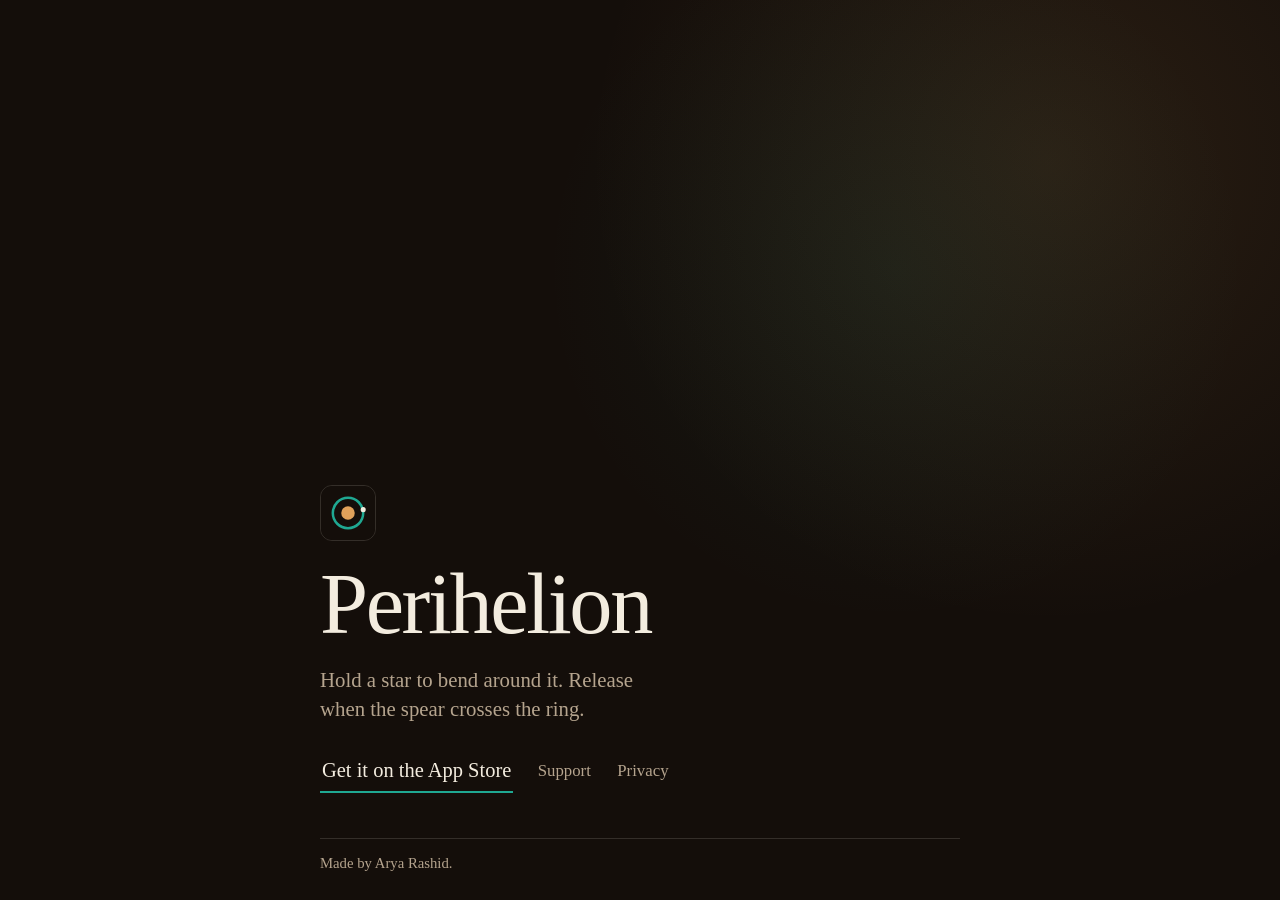
<file: index.html>
<!DOCTYPE html>
<html lang="en">
<head>
  <meta charset="utf-8">
  <meta name="viewport" content="width=device-width, initial-scale=1, viewport-fit=cover">
  <meta name="theme-color" content="#140e0a">
  <title>Perihelion</title>
  <meta name="description" content="Hold a star to bend around it. Release when the spear crosses the ring.">
  <link rel="icon" href="icon.svg" type="image/svg+xml">
  <link rel="stylesheet" href="style.css">
</head>
<body class="home">
  <main class="wrap">
    <img class="mark" src="icon.svg" width="56" height="56" alt="">
    <h1>Perihelion</h1>
    <p class="lede">Hold a star to bend around it. Release when the spear crosses the ring.</p>
    <nav class="actions" aria-label="Links">
      <a class="action-primary" href="https://apps.apple.com/app/id6838392790">Get it on the App Store</a>
      <a class="action-quiet" href="support.html">Support</a>
      <a class="action-quiet" href="privacy.html">Privacy</a>
    </nav>
  </main>
  <footer class="site-foot">
    Made by Arya Rashid.
  </footer>
</body>
</html>
</file>
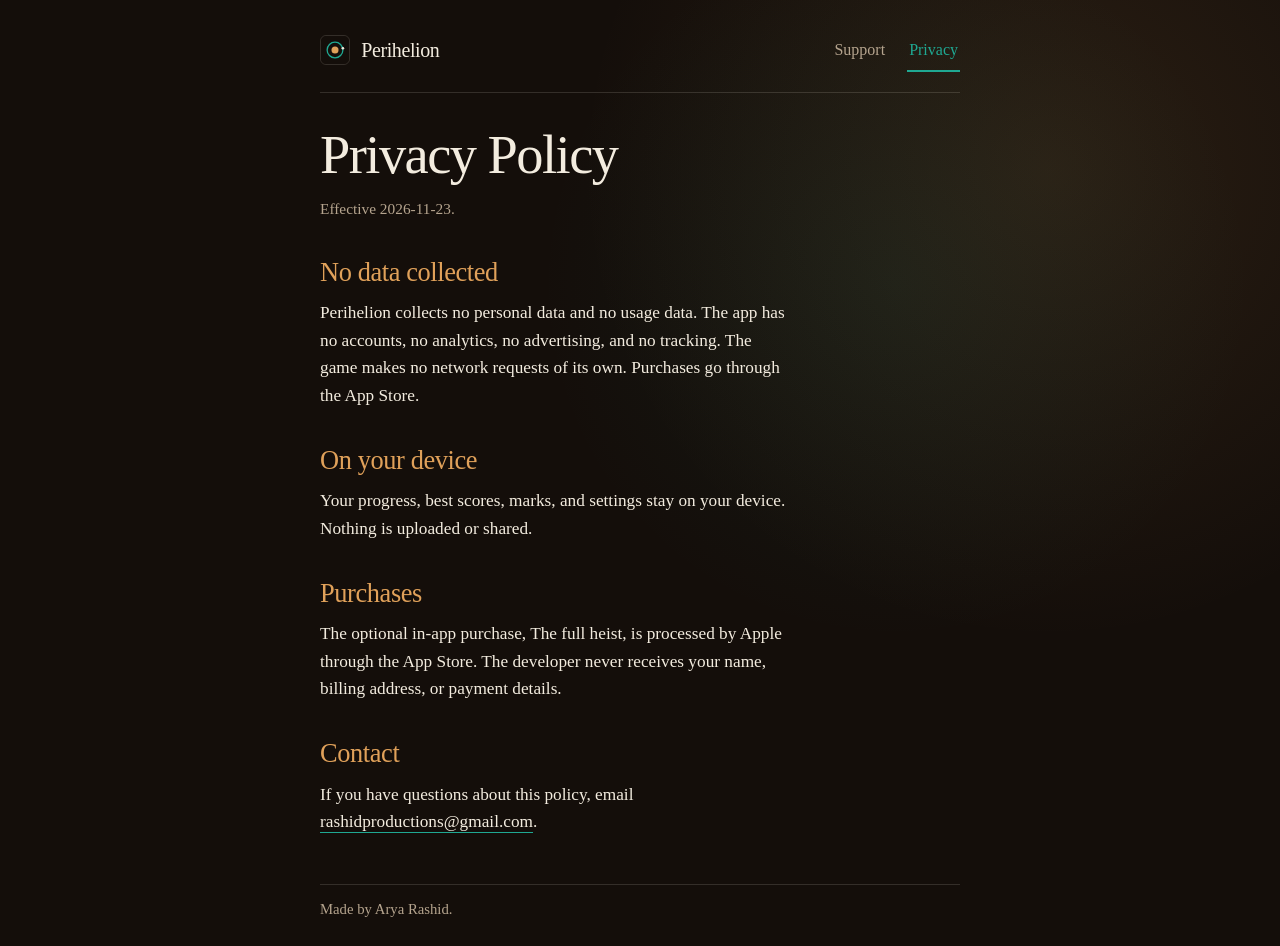
<file: privacy.html>
<!DOCTYPE html>
<html lang="en">
<head>
  <meta charset="utf-8">
  <meta name="viewport" content="width=device-width, initial-scale=1, viewport-fit=cover">
  <meta name="theme-color" content="#140e0a">
  <title>Privacy Policy, Perihelion</title>
  <meta name="description" content="Perihelion collects no data, has no accounts or ads, and runs offline on your device.">
  <link rel="icon" href="icon.svg" type="image/svg+xml">
  <link rel="stylesheet" href="style.css">
</head>
<body class="doc">
  <div class="wrap">
    <header class="site-head">
      <a class="brand" href="index.html">
        <img src="icon.svg" width="30" height="30" alt="">
        <span>Perihelion</span>
      </a>
      <nav class="site-nav" aria-label="Site">
        <a href="support.html">Support</a>
        <a href="privacy.html" aria-current="page">Privacy</a>
      </nav>
    </header>

    <main>
      <h1>Privacy Policy</h1>
      <p class="meta">Effective 2026-11-23.</p>

      <h2>No data collected</h2>
      <p>Perihelion collects no personal data and no usage data. The app has no accounts, no analytics, no advertising, and no tracking. The game makes no network requests of its own. Purchases go through the App Store.</p>

      <h2>On your device</h2>
      <p>Your progress, best scores, marks, and settings stay on your device. Nothing is uploaded or shared.</p>

      <h2>Purchases</h2>
      <p>The optional in-app purchase, The full heist, is processed by Apple through the App Store. The developer never receives your name, billing address, or payment details.</p>

      <h2>Contact</h2>
      <p>If you have questions about this policy, email <a href="mailto:rashidproductions@gmail.com">rashidproductions@gmail.com</a>.</p>
    </main>
  </div>

  <footer class="site-foot">
    Made by Arya Rashid.
  </footer>
</body>
</html>
</file>
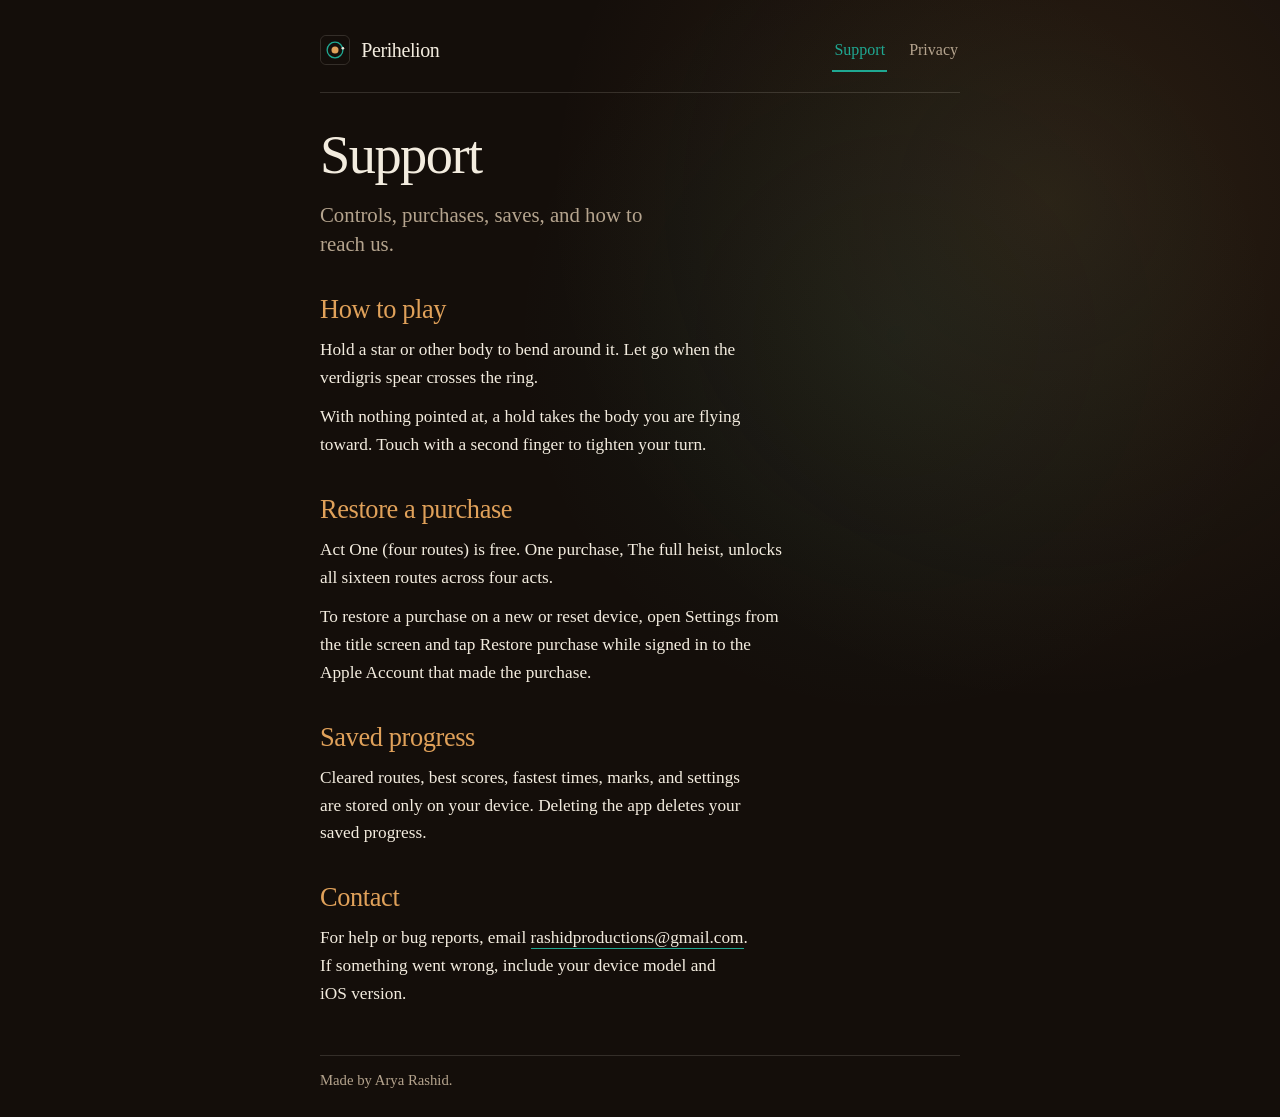
<file: support.html>
<!DOCTYPE html>
<html lang="en">
<head>
  <meta charset="utf-8">
  <meta name="viewport" content="width=device-width, initial-scale=1, viewport-fit=cover">
  <meta name="theme-color" content="#140e0a">
  <title>Support, Perihelion</title>
  <meta name="description" content="How to play Perihelion, restore a purchase, and get help.">
  <link rel="icon" href="icon.svg" type="image/svg+xml">
  <link rel="stylesheet" href="style.css">
</head>
<body class="doc">
  <div class="wrap">
    <header class="site-head">
      <a class="brand" href="index.html">
        <img src="icon.svg" width="30" height="30" alt="">
        <span>Perihelion</span>
      </a>
      <nav class="site-nav" aria-label="Site">
        <a href="support.html" aria-current="page">Support</a>
        <a href="privacy.html">Privacy</a>
      </nav>
    </header>

    <main>
      <h1>Support</h1>
      <p class="lede">Controls, purchases, saves, and how to reach us.</p>

      <h2>How to play</h2>
      <p>Hold a star or other body to bend around it. Let go when the verdigris spear crosses the ring.</p>
      <p>With nothing pointed at, a hold takes the body you are flying toward. Touch with a second finger to tighten your turn.</p>

      <h2>Restore a purchase</h2>
      <p>Act One (four routes) is free. One purchase, The full heist, unlocks all sixteen routes across four acts.</p>
      <p>To restore a purchase on a new or reset device, open Settings from the title screen and tap Restore purchase while signed in to the Apple Account that made the purchase.</p>

      <h2>Saved progress</h2>
      <p>Cleared routes, best scores, fastest times, marks, and settings are stored only on your device. Deleting the app deletes your saved progress.</p>

      <h2>Contact</h2>
      <p>For help or bug reports, email <a href="mailto:rashidproductions@gmail.com">rashidproductions@gmail.com</a>. If something went wrong, include your device model and iOS version.</p>
    </main>
  </div>

  <footer class="site-foot">
    Made by Arya Rashid.
  </footer>
</body>
</html>
</file>
<file: style.css>
:root {
  color-scheme: dark;
  --void: #140e0a;
  --bone: #f3ecdf;
  --dim: #b5a48e;
  --brass: #e0a15a;
  --verd: #1fa892;
  --rule: rgb(243 236 223 / 0.14);
  --face: "Iowan Old Style", Palatino, "Palatino Linotype", Baskerville, Georgia, serif;
  --title-face: "IowanOldStyle-Titling", "Iowan Old Style", Palatino, "Palatino Linotype", Baskerville, Georgia, serif;
}

* {
  box-sizing: border-box;
}

html {
  background: var(--void);
  color: var(--bone);
  font-family: var(--face);
  font-synthesis: none;
  -webkit-font-smoothing: antialiased;
  -webkit-text-size-adjust: 100%;
}

body {
  margin: 0;
  min-height: 100svh;
  background:
    radial-gradient(circle at 82% 18%, rgb(224 161 90 / 0.11), transparent 36%),
    radial-gradient(circle at 70% 30%, rgb(31 168 146 / 0.08), transparent 32%),
    var(--void);
  color: var(--bone);
  display: flex;
  flex-direction: column;
  padding:
    max(28px, env(safe-area-inset-top))
    max(24px, env(safe-area-inset-right))
    max(28px, env(safe-area-inset-bottom))
    max(24px, env(safe-area-inset-left));
}

.wrap {
  width: 100%;
  max-width: 40rem;
  margin: 0 auto;
  flex: 1 0 auto;
  display: flex;
  flex-direction: column;
}

.home .wrap {
  justify-content: flex-end;
  padding-bottom: clamp(1rem, 5vh, 3.5rem);
}

.mark {
  display: block;
  width: 56px;
  height: 56px;
  border-radius: 12px;
  border: 1px solid var(--rule);
  margin-bottom: 1.5rem;
}

.site-head {
  display: flex;
  flex-wrap: wrap;
  align-items: center;
  justify-content: space-between;
  gap: 0.75rem 1.5rem;
  padding-bottom: 1.25rem;
  margin-bottom: 2.25rem;
  border-bottom: 1px solid var(--rule);
}

.brand {
  display: inline-flex;
  align-items: center;
  gap: 0.7rem;
  color: var(--bone);
  text-decoration: none;
  font-family: var(--title-face);
  font-size: 1.25rem;
  letter-spacing: -0.02em;
  min-height: 44px;
}

.brand img {
  width: 30px;
  height: 30px;
  border-radius: 6px;
  border: 1px solid var(--rule);
}

.site-nav {
  display: flex;
  flex-wrap: wrap;
  gap: 0.25rem 1.25rem;
  align-items: center;
}

.site-nav a {
  display: inline-flex;
  align-items: center;
  min-height: 44px;
  color: var(--dim);
  text-decoration: none;
  font-size: 1rem;
  border-bottom: 2px solid transparent;
  padding: 6px 2px 4px;
  transition: color 160ms ease, border-color 160ms ease;
}

.site-nav a:hover {
  color: var(--bone);
}

.site-nav a[aria-current="page"] {
  color: var(--verd);
  border-bottom-color: var(--verd);
}

h1 {
  margin: 0;
  font-family: var(--title-face);
  font-size: clamp(2.8rem, 9vw, 5.4rem);
  font-weight: 400;
  letter-spacing: -0.028em;
  line-height: 0.92;
  padding-bottom: 0.08em;
  text-wrap: balance;
}

.doc h1 {
  font-size: clamp(2.2rem, 6vw, 3.4rem);
  line-height: 0.98;
}

h2 {
  margin: 2.2rem 0 0.6rem;
  font-family: var(--title-face);
  font-size: clamp(1.35rem, 3vw, 1.65rem);
  font-weight: 400;
  letter-spacing: -0.015em;
  line-height: 1.15;
  color: var(--brass);
}

p {
  margin: 0.75rem 0 0;
  max-width: 54ch;
  font-size: 1.08rem;
  line-height: 1.6;
  color: var(--bone);
  text-wrap: pretty;
}

.lede {
  margin-top: 0.85rem;
  max-width: 32ch;
  font-size: clamp(1.12rem, 2.6vw, 1.3rem);
  line-height: 1.4;
  color: var(--dim);
}

.meta {
  margin-top: 0.65rem;
  font-size: 0.96rem;
  color: var(--dim);
  font-variant-numeric: tabular-nums;
}

.actions {
  display: flex;
  flex-wrap: wrap;
  align-items: center;
  gap: 0.4rem 1.4rem;
  margin-top: 1.6rem;
}

.action-primary,
.action-quiet {
  display: inline-flex;
  align-items: center;
  min-height: 44px;
  padding: 10px 2px 8px;
  text-decoration: none;
  border-bottom: 2px solid var(--verd);
  transition: background-color 160ms ease, color 160ms ease;
}

.action-primary {
  color: var(--bone);
  font-size: 1.28rem;
  line-height: 1.15;
}

.action-primary:hover {
  background: rgb(31 168 146 / 0.18);
}

.action-quiet {
  color: var(--dim);
  border-bottom-color: transparent;
  font-size: 1.05rem;
}

.action-quiet:hover {
  color: var(--bone);
  border-bottom-color: rgb(31 168 146 / 0.45);
}

.doc main a {
  color: var(--bone);
  text-decoration: none;
  border-bottom: 1.5px solid var(--verd);
  padding-bottom: 1px;
  transition: background-color 160ms ease;
}

.doc main a:hover {
  background: rgb(31 168 146 / 0.18);
}

a:focus-visible {
  outline: 2px solid var(--bone);
  outline-offset: 4px;
}

ul {
  margin: 0.75rem 0 0;
  padding-left: 1.25rem;
  max-width: 54ch;
}

li {
  margin-top: 0.45rem;
  font-size: 1.06rem;
  line-height: 1.55;
  color: var(--bone);
}

li::marker {
  color: var(--verd);
}

.site-foot {
  width: 100%;
  max-width: 40rem;
  margin: 3rem auto 0;
  padding-top: 1rem;
  border-top: 1px solid var(--rule);
  color: var(--dim);
  font-size: 0.92rem;
}

.home .site-foot {
  margin-top: 0;
}

@media (max-width: 600px) {
  body {
    padding:
      max(20px, env(safe-area-inset-top))
      max(18px, env(safe-area-inset-right))
      max(22px, env(safe-area-inset-bottom))
      max(18px, env(safe-area-inset-left));
  }

  .mark {
    width: 48px;
    height: 48px;
    margin-bottom: 1.15rem;
  }

  .site-head {
    margin-bottom: 1.65rem;
    padding-bottom: 0.95rem;
  }

  p,
  li {
    font-size: 1.02rem;
  }
}

@media (prefers-reduced-motion: reduce) {
  a {
    transition: none;
  }
}
</file>
